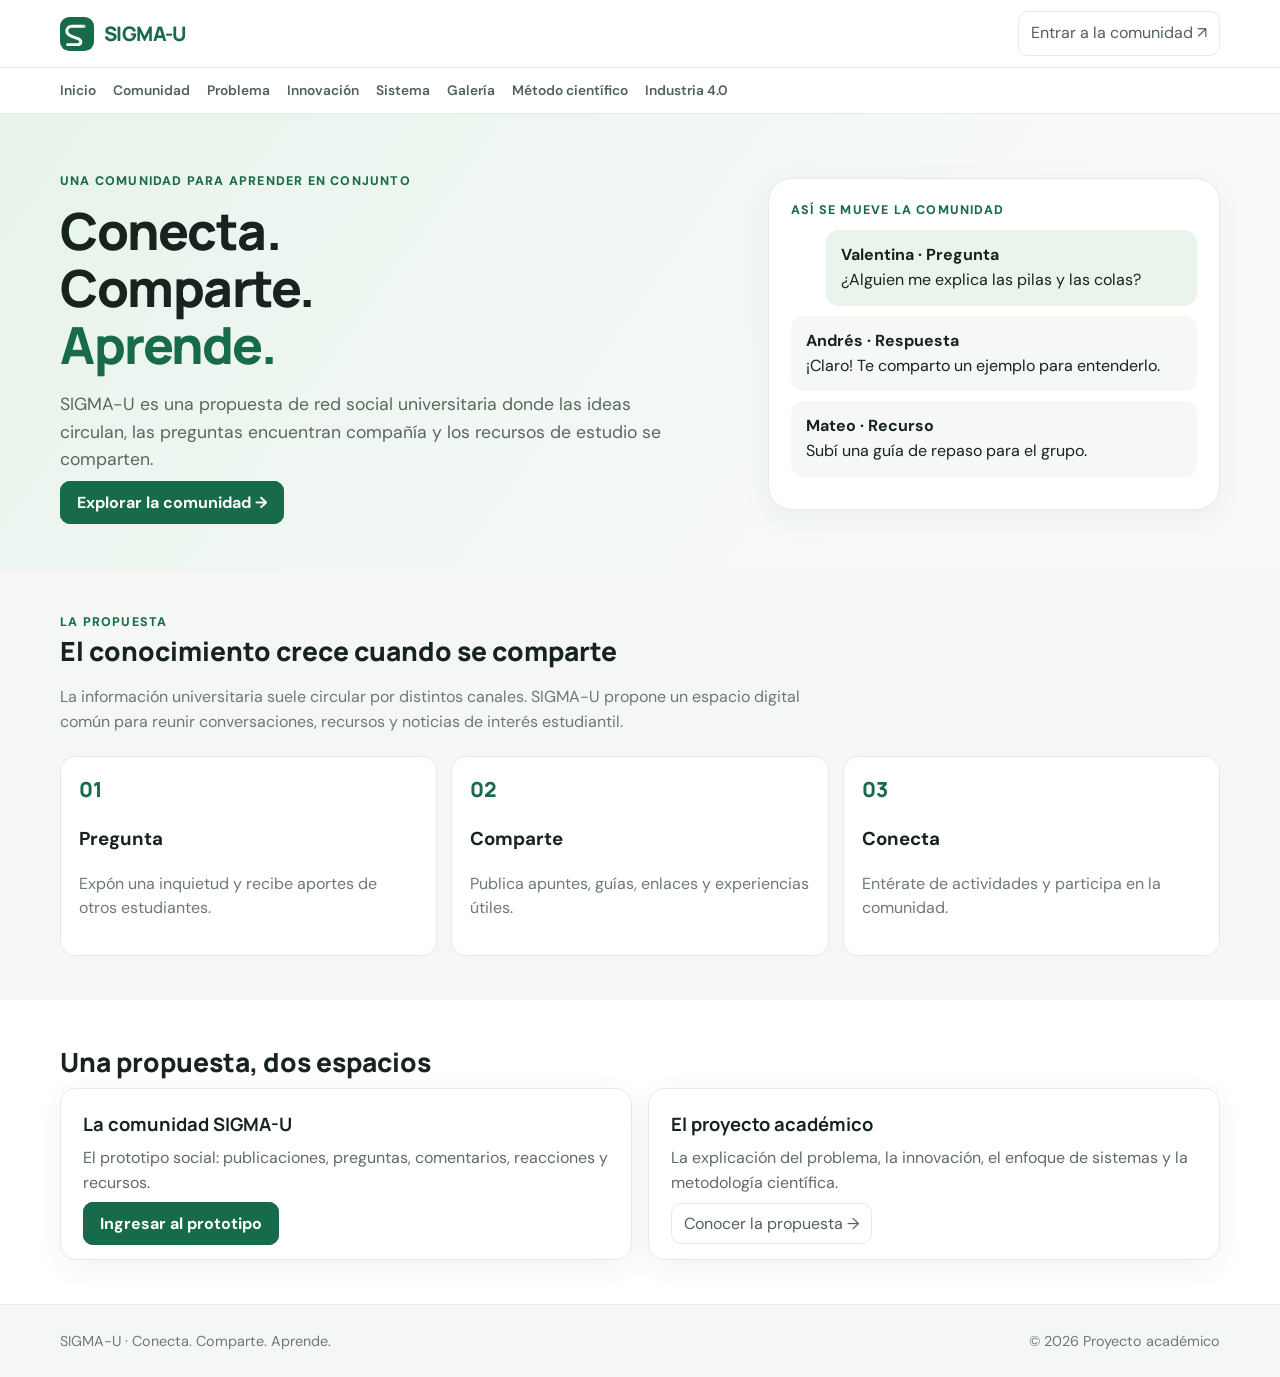
<file: index.html>
<!doctype html><html lang="es"><head><meta charset="utf-8"><meta name="viewport" content="width=device-width,initial-scale=1"><meta name="description" content="Presentación del proyecto SIGMA-U, comunidad colaborativa universitaria."><title>Inicio | SIGMA-U</title><link rel="icon" href="assets/img/sigma-mark.svg"><link rel="stylesheet" href="assets/css/styles.css"></head><body><header class="topbar"><div class="container topbar-inner"><a class="brand" href="index.html"><img src="assets/img/sigma-mark.svg" width="34" height="34" alt=""><span>SIGMA-U</span></a><div class="top-actions"><a class="soft-btn" href="comunidad.html">Entrar a la comunidad ↗</a></div></div></header><nav class="academic-nav"><div class="container"><a href="index.html" aria-current=page>Inicio</a><a href="comunidad.html" >Comunidad</a><a href="problema.html" >Problema</a><a href="innovacion.html" >Innovación</a><a href="sistema.html" >Sistema</a><a href="multimedia.html" >Galería</a><a href="metodo-cientifico.html" >Método científico</a><a href="industria40.html" >Industria 4.0</a></div></nav>
<section class="hero"><div class="container hero-inner"><div><div class="eyebrow">Una comunidad para aprender en conjunto</div><h1>Conecta.<br>Comparte.<br><span style="color:var(--green)">Aprende.</span></h1><p>SIGMA-U es una propuesta de red social universitaria donde las ideas circulan, las preguntas encuentran compañía y los recursos de estudio se comparten.</p><a class="primary" href="comunidad.html">Explorar la comunidad →</a></div><div class="hero-art"><div class="eyebrow">Así se mueve la comunidad</div><div class="bubble"><b>Valentina · Pregunta</b><br>¿Alguien me explica las pilas y las colas?</div><div class="bubble"><b>Andrés · Respuesta</b><br>¡Claro! Te comparto un ejemplo para entenderlo.</div><div class="bubble"><b>Mateo · Recurso</b><br>Subí una guía de repaso para el grupo.</div></div></div></section>
<section class="section"><div class="container"><div class="eyebrow">La propuesta</div><h2 class="section-title">El conocimiento crece cuando se comparte</h2><p class="muted" style="max-width:760px">La información universitaria suele circular por distintos canales. SIGMA-U propone un espacio digital común para reunir conversaciones, recursos y noticias de interés estudiantil.</p><div class="steps" style="margin-top:22px"><div class="step"><b>01</b><h3>Pregunta</h3><p class="muted">Expón una inquietud y recibe aportes de otros estudiantes.</p></div><div class="step"><b>02</b><h3>Comparte</h3><p class="muted">Publica apuntes, guías, enlaces y experiencias útiles.</p></div><div class="step"><b>03</b><h3>Conecta</h3><p class="muted">Entérate de actividades y participa en la comunidad.</p></div></div></div></section>
<section class="section" style="background:#fff"><div class="container"><h2 class="section-title">Una propuesta, dos espacios</h2><div class="content-grid"><div class="content-card"><h2>La comunidad SIGMA-U</h2><p>El prototipo social: publicaciones, preguntas, comentarios, reacciones y recursos.</p><p style="margin-top:16px"><a class="primary" href="comunidad.html">Ingresar al prototipo</a></p></div><div class="content-card"><h2>El proyecto académico</h2><p>La explicación del problema, la innovación, el enfoque de sistemas y la metodología científica.</p><p style="margin-top:16px"><a class="soft-btn" href="problema.html">Conocer la propuesta →</a></p></div></div></div></section>
<footer class="footer"><div class="container">SIGMA-U · Conecta. Comparte. Aprende. <span style="float:right">© <span id="year"></span> Proyecto académico</span></div></footer><script src="assets/js/main.js"></script></body></html>
</file>
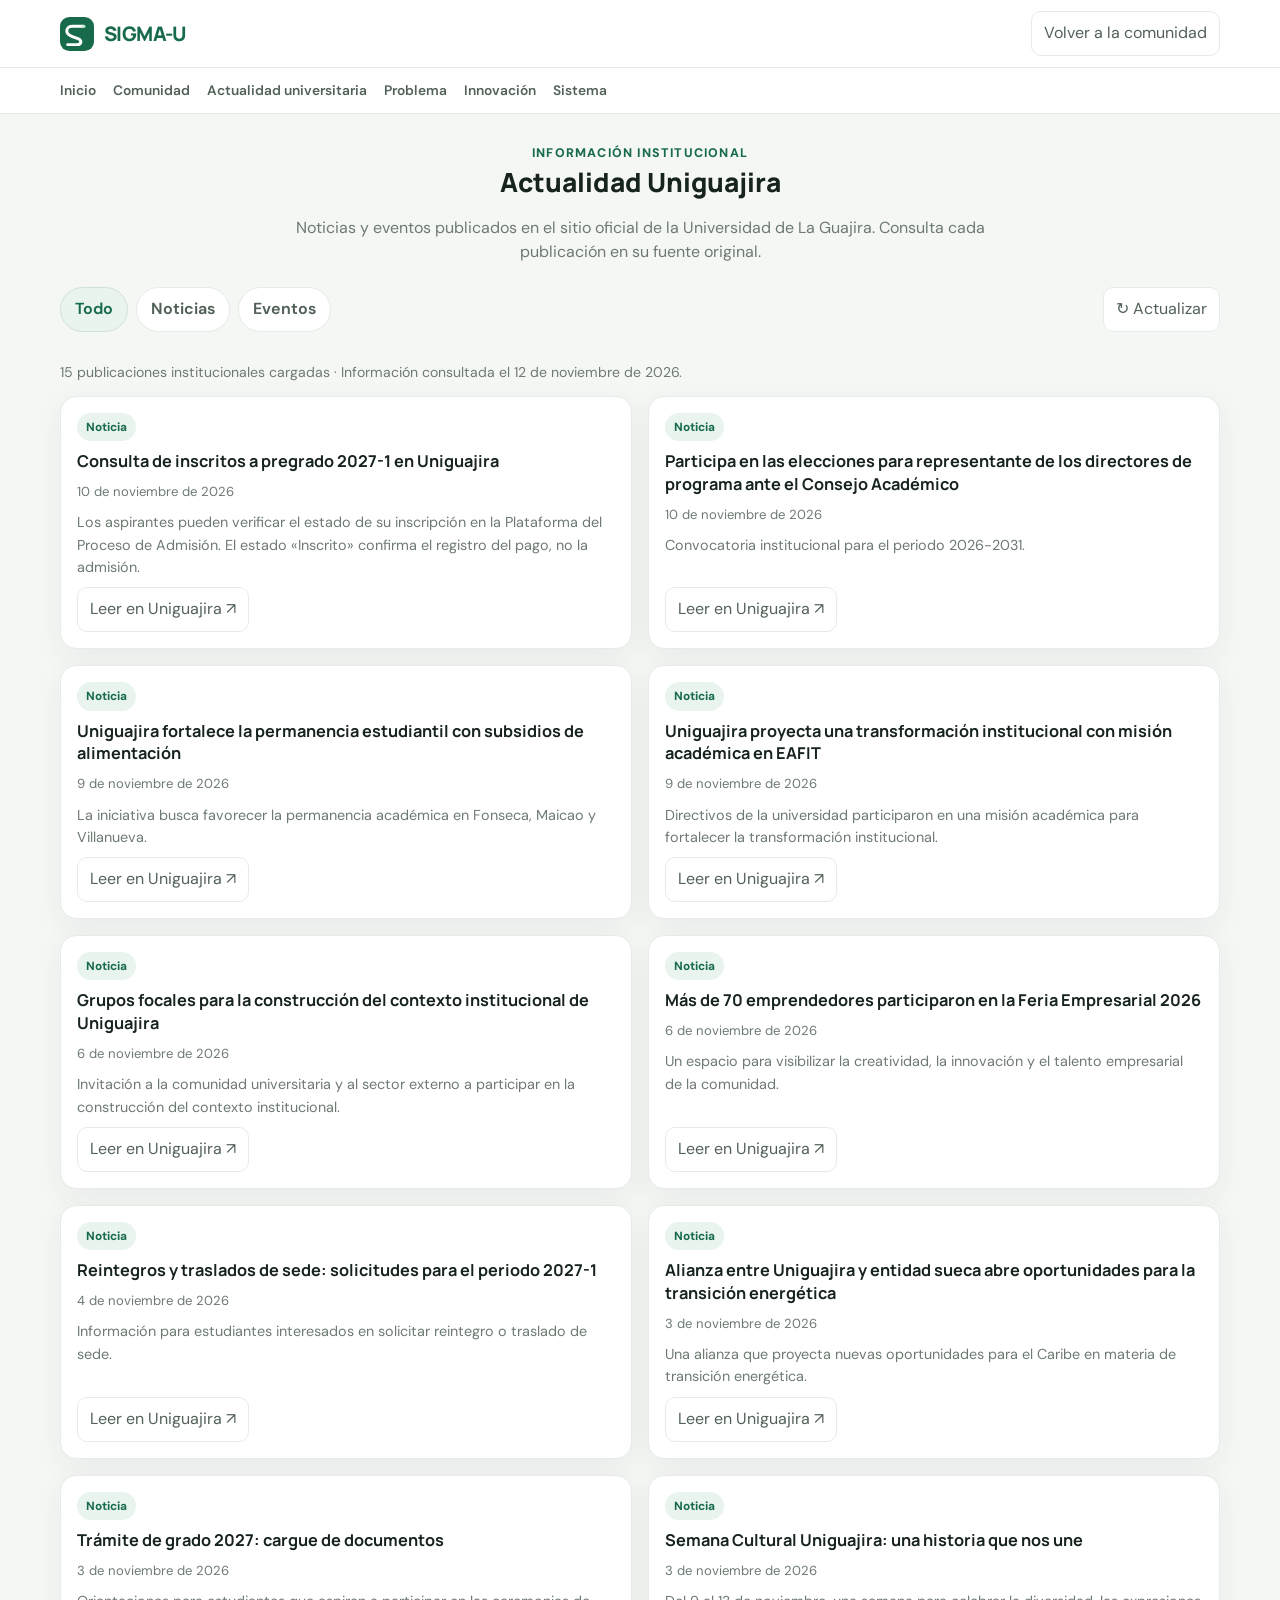
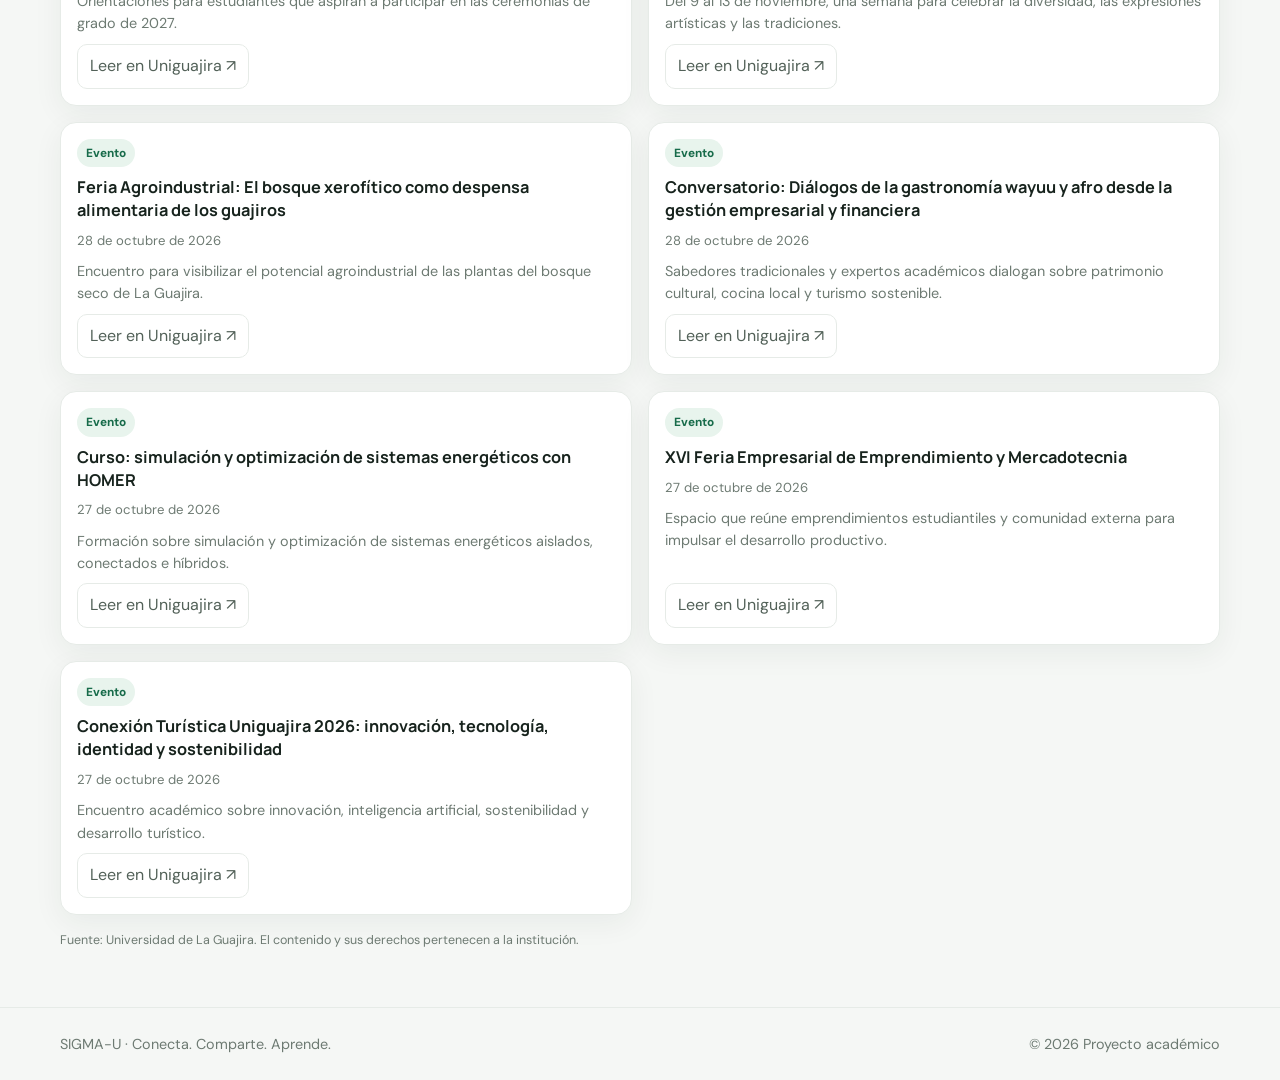
<file: actualidad.html>
<!doctype html>
<html lang="es">
<head>
  <meta charset="utf-8">
  <meta name="viewport" content="width=device-width,initial-scale=1">
  <meta name="description" content="Noticias y eventos oficiales de la Universidad de La Guajira en SIGMA-U.">
  <title>Actualidad Uniguajira | SIGMA-U</title>
  <link rel="icon" href="assets/img/sigma-mark.svg">
  <link rel="stylesheet" href="assets/css/styles.css">
</head>
<body>
<header class="topbar"><div class="container topbar-inner">
  <a class="brand" href="index.html"><img src="assets/img/sigma-mark.svg" width="34" height="34" alt=""><span>SIGMA-U</span></a>
  <div class="top-actions"><a class="soft-btn" href="comunidad.html">Volver a la comunidad</a></div>
</div></header>
<nav class="academic-nav"><div class="container">
  <a href="index.html">Inicio</a><a href="comunidad.html">Comunidad</a><a href="actualidad.html" aria-current="page">Actualidad universitaria</a>
  <a href="problema.html">Problema</a><a href="innovacion.html">Innovación</a><a href="sistema.html">Sistema</a>
</div></nav>
<main class="container" style="padding:30px 0 44px">
  <section class="actuality-intro">
    <div class="eyebrow">Información institucional</div>
    <h1 class="section-title">Actualidad Uniguajira</h1>
    <p class="muted">Noticias y eventos publicados en el sitio oficial de la Universidad de La Guajira. Consulta cada publicación en su fuente original.</p>
  </section>
  <div class="actuality-toolbar">
    <div class="actuality-filters" role="group" aria-label="Filtrar actualidad">
      <button class="actuality-filter active" type="button" data-filter="all">Todo</button>
      <button class="actuality-filter" type="button" data-filter="news">Noticias</button>
      <button class="actuality-filter" type="button" data-filter="events">Eventos</button>
    </div>
    <button class="soft-btn" id="refreshActuality" type="button">↻ Actualizar</button>
  </div>
  <div id="actualityStatus" class="actuality-status" role="status">Consultando el sitio oficial de Uniguajira…</div>
  <section id="actualityGrid" class="actuality-grid" aria-live="polite"></section>
  <p class="actuality-source">Fuente: <a href="https://uniguajira.edu.co/" target="_blank" rel="noopener">Universidad de La Guajira</a>. El contenido y sus derechos pertenecen a la institución.</p>
</main>
<footer class="footer"><div class="container">SIGMA-U · Conecta. Comparte. Aprende. <span style="float:right">© <span id="year"></span> Proyecto académico</span></div></footer>
<script src="assets/js/main.js"></script>
<script src="assets/js/uniguajira-feed.js"></script>
</body>
</html>
</file>
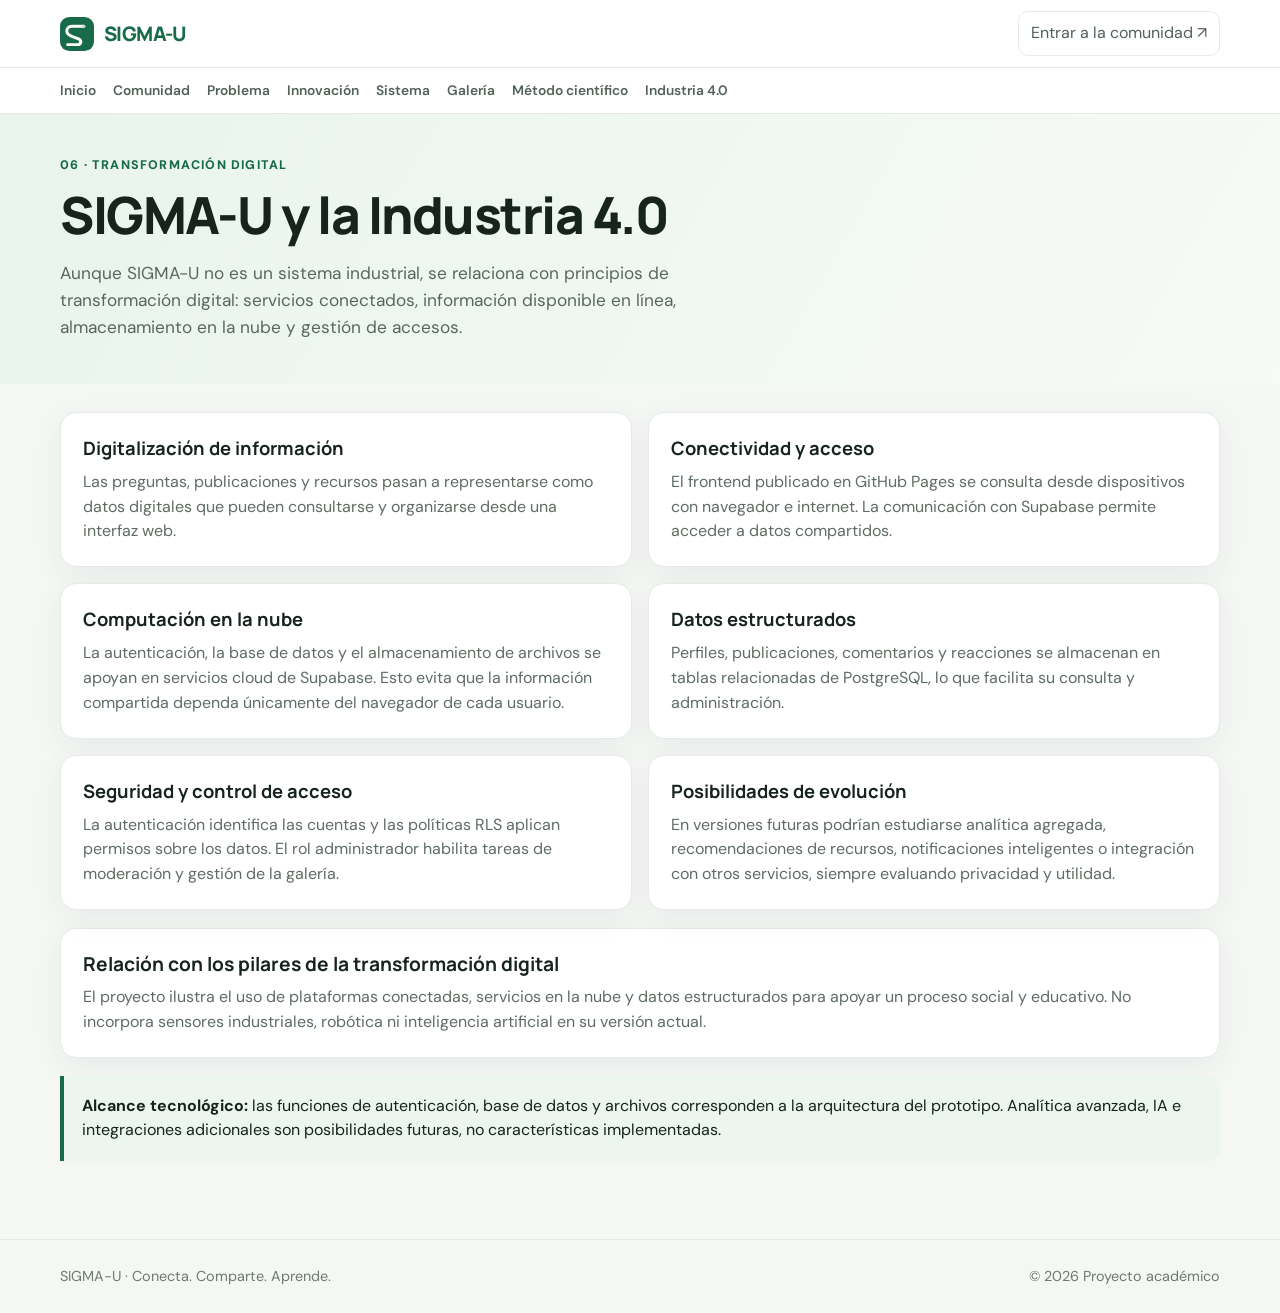
<file: industria40.html>
<!doctype html>
<html lang="es"><head><meta charset="utf-8"><meta name="viewport" content="width=device-width,initial-scale=1"><meta name="description" content="SIGMA-U y la Industria 4.0: contexto y desarrollo del proyecto SIGMA-U."><title>SIGMA-U y la Industria 4.0 | SIGMA-U</title><link rel="icon" href="assets/img/sigma-mark.svg"><link rel="stylesheet" href="assets/css/styles.css"></head><body>
<header class="topbar"><div class="container topbar-inner"><a class="brand" href="index.html"><img src="assets/img/sigma-mark.svg" width="34" height="34" alt=""><span>SIGMA-U</span></a><div class="top-actions"><a class="soft-btn" href="comunidad.html">Entrar a la comunidad ↗</a></div></div></header>
<nav class="academic-nav"><div class="container"><a href="index.html">Inicio</a><a href="comunidad.html">Comunidad</a><a href="problema.html">Problema</a><a href="innovacion.html">Innovación</a><a href="sistema.html">Sistema</a><a href="multimedia.html">Galería</a><a href="metodo-cientifico.html">Método científico</a><a href="industria40.html" aria-current="page">Industria 4.0</a></div></nav>
<section class="page-head"><div class="container"><div class="eyebrow">06 · Transformación digital</div><h1>SIGMA-U y la Industria 4.0</h1><p>Aunque SIGMA-U no es un sistema industrial, se relaciona con principios de transformación digital: servicios conectados, información disponible en línea, almacenamiento en la nube y gestión de accesos.</p></div></section>
<section class="content"><div class="container"><div class="content-grid"><article class="content-card"><h2>Digitalización de información</h2><p>Las preguntas, publicaciones y recursos pasan a representarse como datos digitales que pueden consultarse y organizarse desde una interfaz web.</p></article><article class="content-card"><h2>Conectividad y acceso</h2><p>El frontend publicado en GitHub Pages se consulta desde dispositivos con navegador e internet. La comunicación con Supabase permite acceder a datos compartidos.</p></article><article class="content-card"><h2>Computación en la nube</h2><p>La autenticación, la base de datos y el almacenamiento de archivos se apoyan en servicios cloud de Supabase. Esto evita que la información compartida dependa únicamente del navegador de cada usuario.</p></article><article class="content-card"><h2>Datos estructurados</h2><p>Perfiles, publicaciones, comentarios y reacciones se almacenan en tablas relacionadas de PostgreSQL, lo que facilita su consulta y administración.</p></article><article class="content-card"><h2>Seguridad y control de acceso</h2><p>La autenticación identifica las cuentas y las políticas RLS aplican permisos sobre los datos. El rol administrador habilita tareas de moderación y gestión de la galería.</p></article><article class="content-card"><h2>Posibilidades de evolución</h2><p>En versiones futuras podrían estudiarse analítica agregada, recomendaciones de recursos, notificaciones inteligentes o integración con otros servicios, siempre evaluando privacidad y utilidad.</p></article></div><section class="content-card section-card"><h2>Relación con los pilares de la transformación digital</h2><p>El proyecto ilustra el uso de plataformas conectadas, servicios en la nube y datos estructurados para apoyar un proceso social y educativo. No incorpora sensores industriales, robótica ni inteligencia artificial en su versión actual.</p></section><div class="callout"><b>Alcance tecnológico:</b> las funciones de autenticación, base de datos y archivos corresponden a la arquitectura del prototipo. Analítica avanzada, IA e integraciones adicionales son posibilidades futuras, no características implementadas.</div></div></section>
<footer class="footer"><div class="container">SIGMA-U · Conecta. Comparte. Aprende. <span style="float:right">© <span id="year"></span> Proyecto académico</span></div></footer><script src="assets/js/main.js"></script></body></html>
</file>
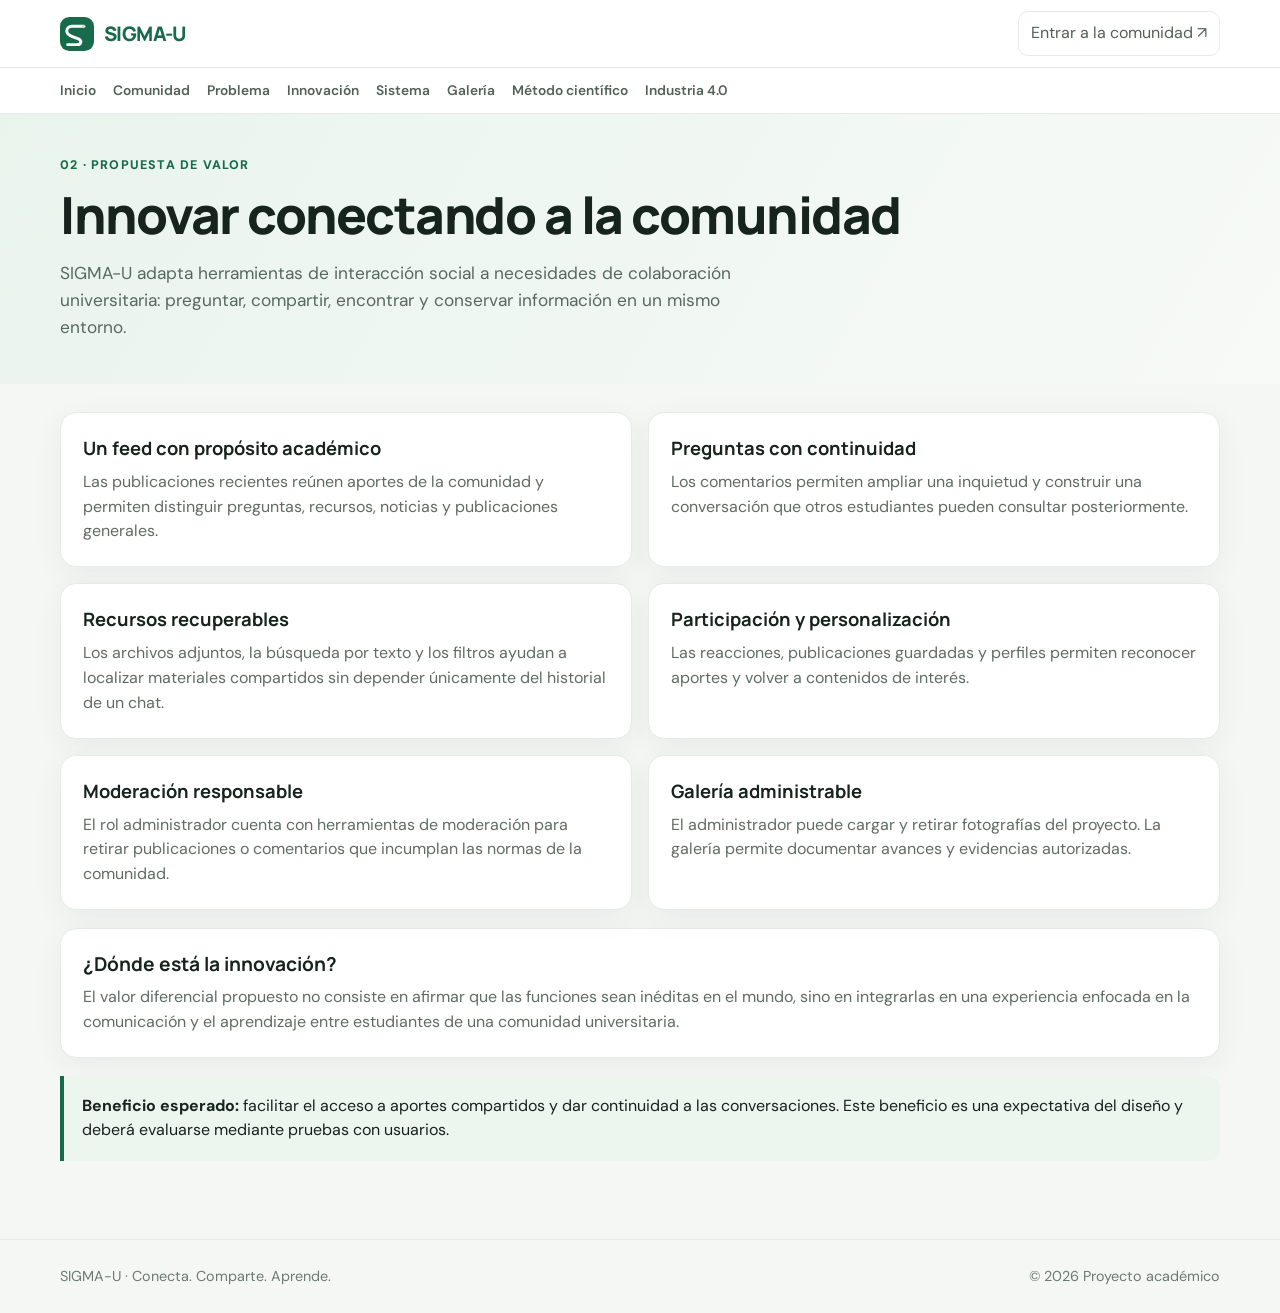
<file: innovacion.html>
<!doctype html>
<html lang="es"><head><meta charset="utf-8"><meta name="viewport" content="width=device-width,initial-scale=1"><meta name="description" content="Innovar conectando a la comunidad: contexto y desarrollo del proyecto SIGMA-U."><title>Innovar conectando a la comunidad | SIGMA-U</title><link rel="icon" href="assets/img/sigma-mark.svg"><link rel="stylesheet" href="assets/css/styles.css"></head><body>
<header class="topbar"><div class="container topbar-inner"><a class="brand" href="index.html"><img src="assets/img/sigma-mark.svg" width="34" height="34" alt=""><span>SIGMA-U</span></a><div class="top-actions"><a class="soft-btn" href="comunidad.html">Entrar a la comunidad ↗</a></div></div></header>
<nav class="academic-nav"><div class="container"><a href="index.html">Inicio</a><a href="comunidad.html">Comunidad</a><a href="problema.html">Problema</a><a href="innovacion.html" aria-current="page">Innovación</a><a href="sistema.html">Sistema</a><a href="multimedia.html">Galería</a><a href="metodo-cientifico.html">Método científico</a><a href="industria40.html">Industria 4.0</a></div></nav>
<section class="page-head"><div class="container"><div class="eyebrow">02 · Propuesta de valor</div><h1>Innovar conectando a la comunidad</h1><p>SIGMA-U adapta herramientas de interacción social a necesidades de colaboración universitaria: preguntar, compartir, encontrar y conservar información en un mismo entorno.</p></div></section>
<section class="content"><div class="container"><div class="content-grid"><article class="content-card"><h2>Un feed con propósito académico</h2><p>Las publicaciones recientes reúnen aportes de la comunidad y permiten distinguir preguntas, recursos, noticias y publicaciones generales.</p></article><article class="content-card"><h2>Preguntas con continuidad</h2><p>Los comentarios permiten ampliar una inquietud y construir una conversación que otros estudiantes pueden consultar posteriormente.</p></article><article class="content-card"><h2>Recursos recuperables</h2><p>Los archivos adjuntos, la búsqueda por texto y los filtros ayudan a localizar materiales compartidos sin depender únicamente del historial de un chat.</p></article><article class="content-card"><h2>Participación y personalización</h2><p>Las reacciones, publicaciones guardadas y perfiles permiten reconocer aportes y volver a contenidos de interés.</p></article><article class="content-card"><h2>Moderación responsable</h2><p>El rol administrador cuenta con herramientas de moderación para retirar publicaciones o comentarios que incumplan las normas de la comunidad.</p></article><article class="content-card"><h2>Galería administrable</h2><p>El administrador puede cargar y retirar fotografías del proyecto. La galería permite documentar avances y evidencias autorizadas.</p></article></div><section class="content-card section-card"><h2>¿Dónde está la innovación?</h2><p>El valor diferencial propuesto no consiste en afirmar que las funciones sean inéditas en el mundo, sino en integrarlas en una experiencia enfocada en la comunicación y el aprendizaje entre estudiantes de una comunidad universitaria.</p></section><div class="callout"><b>Beneficio esperado:</b> facilitar el acceso a aportes compartidos y dar continuidad a las conversaciones. Este beneficio es una expectativa del diseño y deberá evaluarse mediante pruebas con usuarios.</div></div></section>
<footer class="footer"><div class="container">SIGMA-U · Conecta. Comparte. Aprende. <span style="float:right">© <span id="year"></span> Proyecto académico</span></div></footer><script src="assets/js/main.js"></script></body></html>
</file>
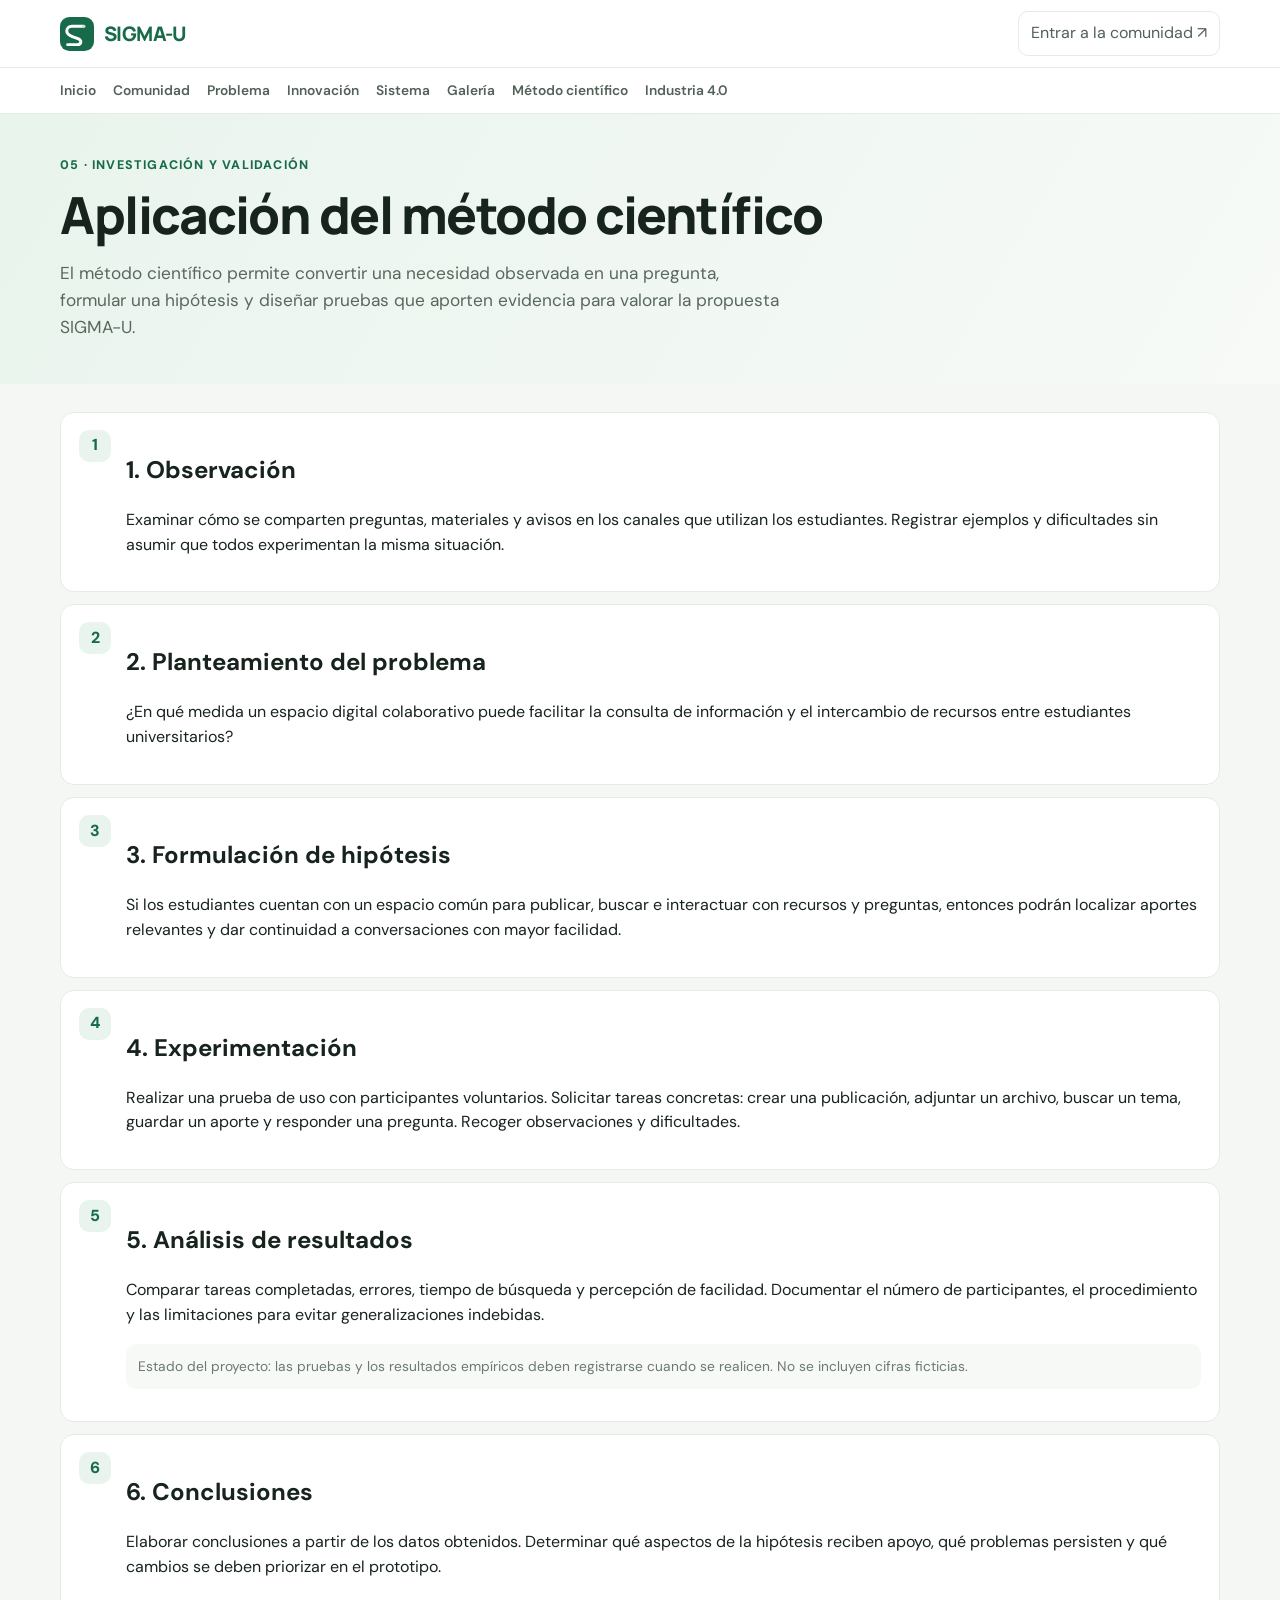
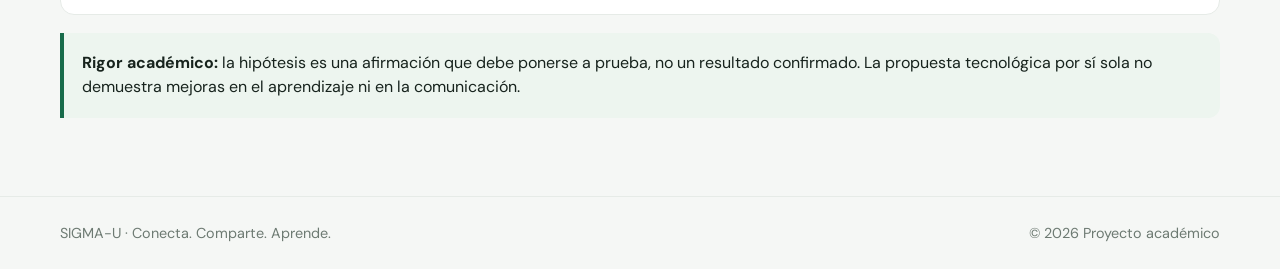
<file: metodo-cientifico.html>
<!doctype html>
<html lang="es"><head><meta charset="utf-8"><meta name="viewport" content="width=device-width,initial-scale=1"><meta name="description" content="Aplicación del método científico: contexto y desarrollo del proyecto SIGMA-U."><title>Aplicación del método científico | SIGMA-U</title><link rel="icon" href="assets/img/sigma-mark.svg"><link rel="stylesheet" href="assets/css/styles.css"></head><body>
<header class="topbar"><div class="container topbar-inner"><a class="brand" href="index.html"><img src="assets/img/sigma-mark.svg" width="34" height="34" alt=""><span>SIGMA-U</span></a><div class="top-actions"><a class="soft-btn" href="comunidad.html">Entrar a la comunidad ↗</a></div></div></header>
<nav class="academic-nav"><div class="container"><a href="index.html">Inicio</a><a href="comunidad.html">Comunidad</a><a href="problema.html">Problema</a><a href="innovacion.html">Innovación</a><a href="sistema.html">Sistema</a><a href="multimedia.html">Galería</a><a href="metodo-cientifico.html" aria-current="page">Método científico</a><a href="industria40.html">Industria 4.0</a></div></nav>
<section class="page-head"><div class="container"><div class="eyebrow">05 · Investigación y validación</div><h1>Aplicación del método científico</h1><p>El método científico permite convertir una necesidad observada en una pregunta, formular una hipótesis y diseñar pruebas que aporten evidencia para valorar la propuesta SIGMA-U.</p></div></section>
<section class="content"><div class="container"><div class="method-list"><div class="method-item"><h2>1. Observación</h2><p>Examinar cómo se comparten preguntas, materiales y avisos en los canales que utilizan los estudiantes. Registrar ejemplos y dificultades sin asumir que todos experimentan la misma situación.</p></div><div class="method-item"><h2>2. Planteamiento del problema</h2><p>¿En qué medida un espacio digital colaborativo puede facilitar la consulta de información y el intercambio de recursos entre estudiantes universitarios?</p></div><div class="method-item"><h2>3. Formulación de hipótesis</h2><p>Si los estudiantes cuentan con un espacio común para publicar, buscar e interactuar con recursos y preguntas, entonces podrán localizar aportes relevantes y dar continuidad a conversaciones con mayor facilidad.</p></div><div class="method-item"><h2>4. Experimentación</h2><p>Realizar una prueba de uso con participantes voluntarios. Solicitar tareas concretas: crear una publicación, adjuntar un archivo, buscar un tema, guardar un aporte y responder una pregunta. Recoger observaciones y dificultades.</p></div><div class="method-item"><h2>5. Análisis de resultados</h2><p>Comparar tareas completadas, errores, tiempo de búsqueda y percepción de facilidad. Documentar el número de participantes, el procedimiento y las limitaciones para evitar generalizaciones indebidas.</p><p class="notice">Estado del proyecto: las pruebas y los resultados empíricos deben registrarse cuando se realicen. No se incluyen cifras ficticias.</p></div><div class="method-item"><h2>6. Conclusiones</h2><p>Elaborar conclusiones a partir de los datos obtenidos. Determinar qué aspectos de la hipótesis reciben apoyo, qué problemas persisten y qué cambios se deben priorizar en el prototipo.</p></div></div><div class="callout"><b>Rigor académico:</b> la hipótesis es una afirmación que debe ponerse a prueba, no un resultado confirmado. La propuesta tecnológica por sí sola no demuestra mejoras en el aprendizaje ni en la comunicación.</div></div></section>
<footer class="footer"><div class="container">SIGMA-U · Conecta. Comparte. Aprende. <span style="float:right">© <span id="year"></span> Proyecto académico</span></div></footer><script src="assets/js/main.js"></script></body></html>
</file>
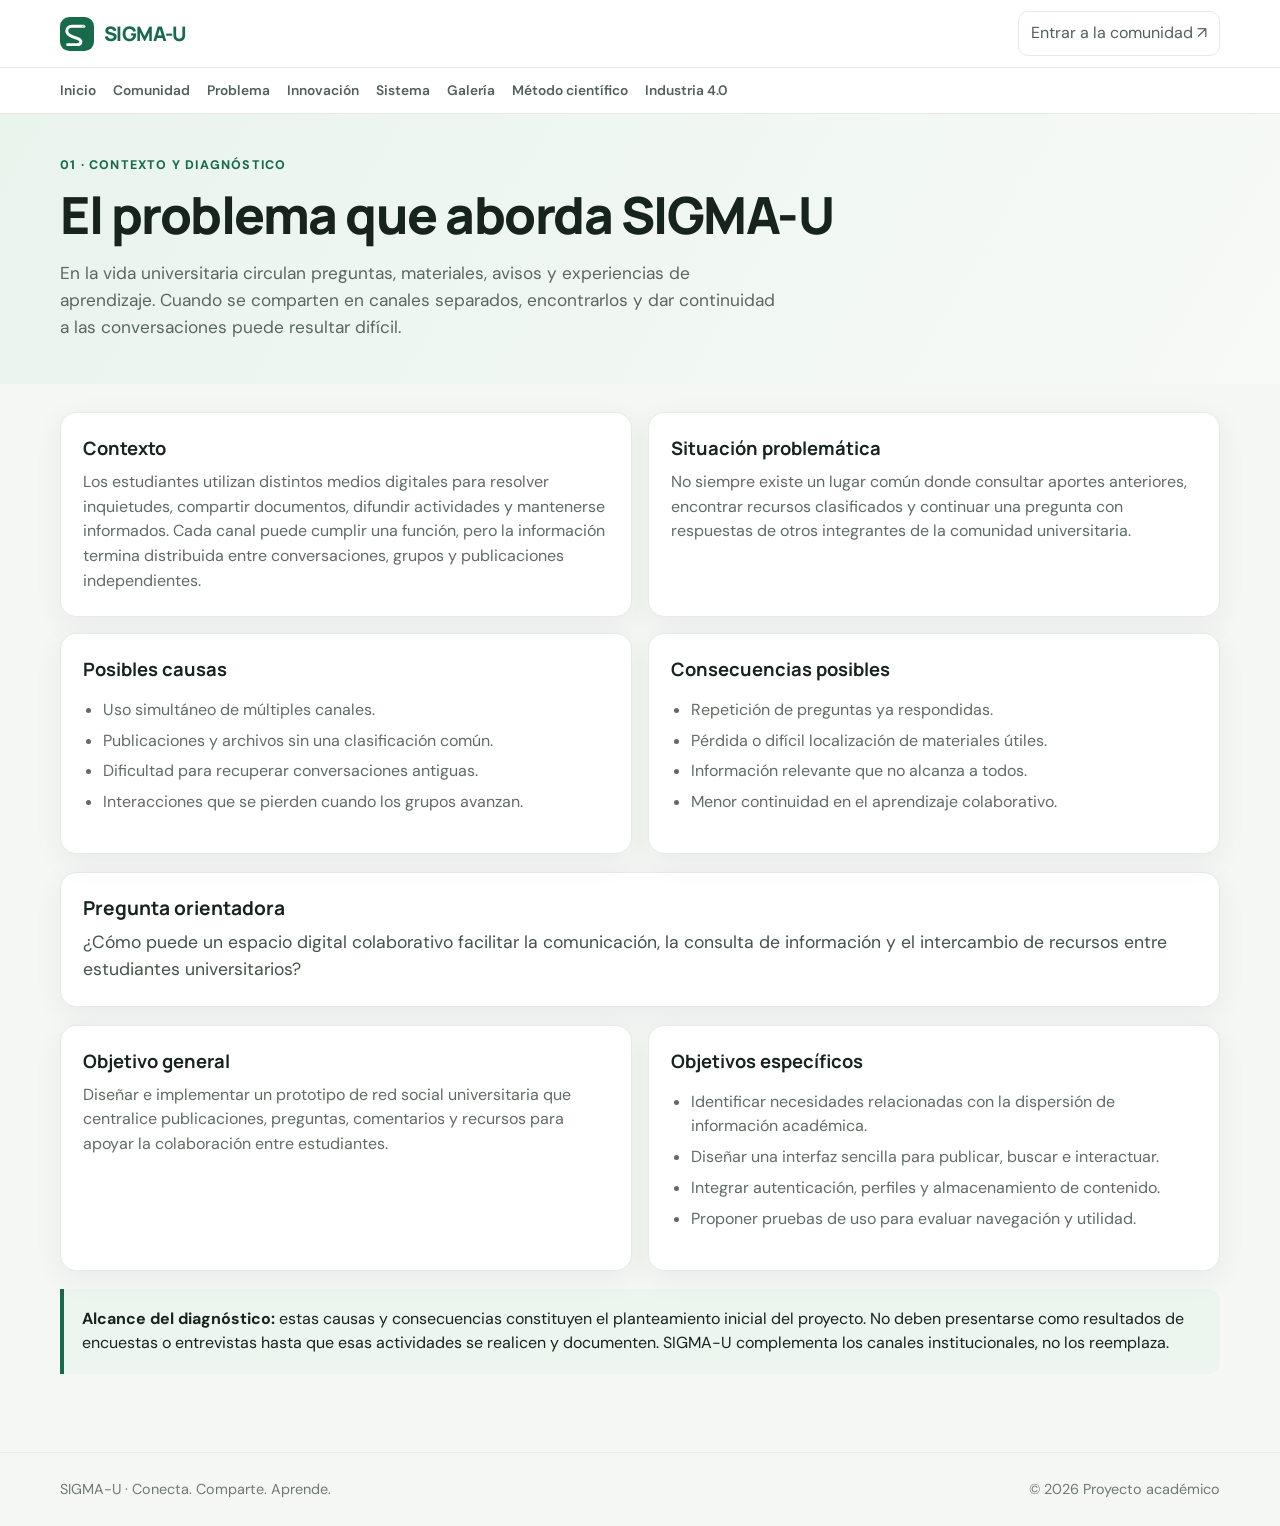
<file: problema.html>
<!doctype html>
<html lang="es"><head><meta charset="utf-8"><meta name="viewport" content="width=device-width,initial-scale=1"><meta name="description" content="El problema que aborda SIGMA-U: contexto y desarrollo del proyecto SIGMA-U."><title>El problema que aborda SIGMA-U | SIGMA-U</title><link rel="icon" href="assets/img/sigma-mark.svg"><link rel="stylesheet" href="assets/css/styles.css"></head><body>
<header class="topbar"><div class="container topbar-inner"><a class="brand" href="index.html"><img src="assets/img/sigma-mark.svg" width="34" height="34" alt=""><span>SIGMA-U</span></a><div class="top-actions"><a class="soft-btn" href="comunidad.html">Entrar a la comunidad ↗</a></div></div></header>
<nav class="academic-nav"><div class="container"><a href="index.html">Inicio</a><a href="comunidad.html">Comunidad</a><a href="problema.html" aria-current="page">Problema</a><a href="innovacion.html">Innovación</a><a href="sistema.html">Sistema</a><a href="multimedia.html">Galería</a><a href="metodo-cientifico.html">Método científico</a><a href="industria40.html">Industria 4.0</a></div></nav>
<section class="page-head"><div class="container"><div class="eyebrow">01 · Contexto y diagnóstico</div><h1>El problema que aborda SIGMA-U</h1><p>En la vida universitaria circulan preguntas, materiales, avisos y experiencias de aprendizaje. Cuando se comparten en canales separados, encontrarlos y dar continuidad a las conversaciones puede resultar difícil.</p></div></section>
<section class="content"><div class="container"><div class="content-grid"><article class="content-card"><h2>Contexto</h2><p>Los estudiantes utilizan distintos medios digitales para resolver inquietudes, compartir documentos, difundir actividades y mantenerse informados. Cada canal puede cumplir una función, pero la información termina distribuida entre conversaciones, grupos y publicaciones independientes.</p></article><article class="content-card"><h2>Situación problemática</h2><p>No siempre existe un lugar común donde consultar aportes anteriores, encontrar recursos clasificados y continuar una pregunta con respuestas de otros integrantes de la comunidad universitaria.</p></article><article class="content-card"><h2>Posibles causas</h2><ul><li>Uso simultáneo de múltiples canales.</li><li>Publicaciones y archivos sin una clasificación común.</li><li>Dificultad para recuperar conversaciones antiguas.</li><li>Interacciones que se pierden cuando los grupos avanzan.</li></ul></article><article class="content-card"><h2>Consecuencias posibles</h2><ul><li>Repetición de preguntas ya respondidas.</li><li>Pérdida o difícil localización de materiales útiles.</li><li>Información relevante que no alcanza a todos.</li><li>Menor continuidad en el aprendizaje colaborativo.</li></ul></article></div><section class="content-card section-card"><h2>Pregunta orientadora</h2><p class="lead">¿Cómo puede un espacio digital colaborativo facilitar la comunicación, la consulta de información y el intercambio de recursos entre estudiantes universitarios?</p></section><div class="content-grid"><article class="content-card"><h2>Objetivo general</h2><p>Diseñar e implementar un prototipo de red social universitaria que centralice publicaciones, preguntas, comentarios y recursos para apoyar la colaboración entre estudiantes.</p></article><article class="content-card"><h2>Objetivos específicos</h2><ul><li>Identificar necesidades relacionadas con la dispersión de información académica.</li><li>Diseñar una interfaz sencilla para publicar, buscar e interactuar.</li><li>Integrar autenticación, perfiles y almacenamiento de contenido.</li><li>Proponer pruebas de uso para evaluar navegación y utilidad.</li></ul></article></div><div class="callout"><b>Alcance del diagnóstico:</b> estas causas y consecuencias constituyen el planteamiento inicial del proyecto. No deben presentarse como resultados de encuestas o entrevistas hasta que esas actividades se realicen y documenten. SIGMA-U complementa los canales institucionales, no los reemplaza.</div></div></section>
<footer class="footer"><div class="container">SIGMA-U · Conecta. Comparte. Aprende. <span style="float:right">© <span id="year"></span> Proyecto académico</span></div></footer><script src="assets/js/main.js"></script></body></html>
</file>
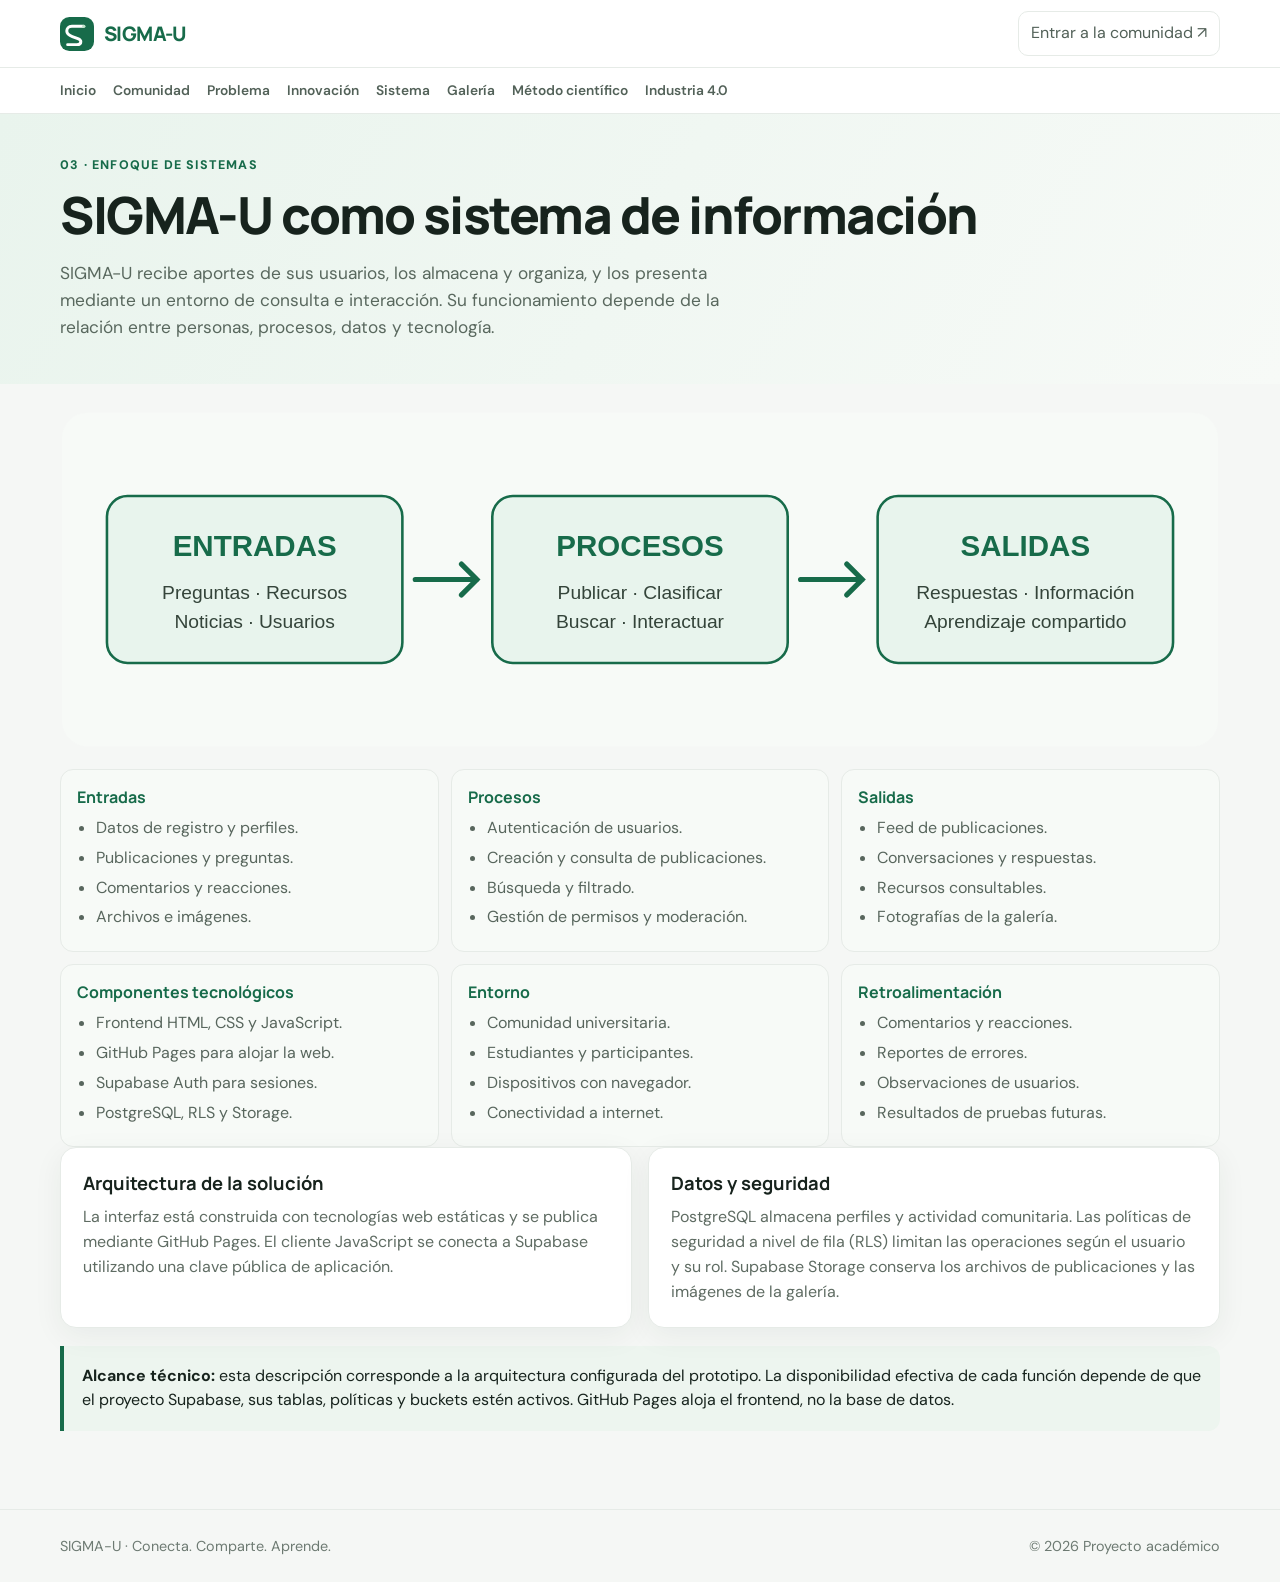
<file: sistema.html>
<!doctype html>
<html lang="es"><head><meta charset="utf-8"><meta name="viewport" content="width=device-width,initial-scale=1"><meta name="description" content="SIGMA-U como sistema de información: contexto y desarrollo del proyecto SIGMA-U."><title>SIGMA-U como sistema de información | SIGMA-U</title><link rel="icon" href="assets/img/sigma-mark.svg"><link rel="stylesheet" href="assets/css/styles.css"></head><body>
<header class="topbar"><div class="container topbar-inner"><a class="brand" href="index.html"><img src="assets/img/sigma-mark.svg" width="34" height="34" alt=""><span>SIGMA-U</span></a><div class="top-actions"><a class="soft-btn" href="comunidad.html">Entrar a la comunidad ↗</a></div></div></header>
<nav class="academic-nav"><div class="container"><a href="index.html">Inicio</a><a href="comunidad.html">Comunidad</a><a href="problema.html">Problema</a><a href="innovacion.html">Innovación</a><a href="sistema.html" aria-current="page">Sistema</a><a href="multimedia.html">Galería</a><a href="metodo-cientifico.html">Método científico</a><a href="industria40.html">Industria 4.0</a></div></nav>
<section class="page-head"><div class="container"><div class="eyebrow">03 · Enfoque de sistemas</div><h1>SIGMA-U como sistema de información</h1><p>SIGMA-U recibe aportes de sus usuarios, los almacena y organiza, y los presenta mediante un entorno de consulta e interacción. Su funcionamiento depende de la relación entre personas, procesos, datos y tecnología.</p></div></section>
<section class="content"><div class="container"><img src="assets/img/system-flow.svg" alt="Diagrama conceptual de entradas, procesos y salidas de SIGMA-U" class="system-diagram"><div class="system-flow"><div class="flow-box"><h3>Entradas</h3><ul><li>Datos de registro y perfiles.</li><li>Publicaciones y preguntas.</li><li>Comentarios y reacciones.</li><li>Archivos e imágenes.</li></ul></div><div class="flow-box"><h3>Procesos</h3><ul><li>Autenticación de usuarios.</li><li>Creación y consulta de publicaciones.</li><li>Búsqueda y filtrado.</li><li>Gestión de permisos y moderación.</li></ul></div><div class="flow-box"><h3>Salidas</h3><ul><li>Feed de publicaciones.</li><li>Conversaciones y respuestas.</li><li>Recursos consultables.</li><li>Fotografías de la galería.</li></ul></div><div class="flow-box"><h3>Componentes tecnológicos</h3><ul><li>Frontend HTML, CSS y JavaScript.</li><li>GitHub Pages para alojar la web.</li><li>Supabase Auth para sesiones.</li><li>PostgreSQL, RLS y Storage.</li></ul></div><div class="flow-box"><h3>Entorno</h3><ul><li>Comunidad universitaria.</li><li>Estudiantes y participantes.</li><li>Dispositivos con navegador.</li><li>Conectividad a internet.</li></ul></div><div class="flow-box"><h3>Retroalimentación</h3><ul><li>Comentarios y reacciones.</li><li>Reportes de errores.</li><li>Observaciones de usuarios.</li><li>Resultados de pruebas futuras.</li></ul></div></div><div class="content-grid"><article class="content-card"><h2>Arquitectura de la solución</h2><p>La interfaz está construida con tecnologías web estáticas y se publica mediante GitHub Pages. El cliente JavaScript se conecta a Supabase utilizando una clave pública de aplicación.</p></article><article class="content-card"><h2>Datos y seguridad</h2><p>PostgreSQL almacena perfiles y actividad comunitaria. Las políticas de seguridad a nivel de fila (RLS) limitan las operaciones según el usuario y su rol. Supabase Storage conserva los archivos de publicaciones y las imágenes de la galería.</p></article></div><div class="callout"><b>Alcance técnico:</b> esta descripción corresponde a la arquitectura configurada del prototipo. La disponibilidad efectiva de cada función depende de que el proyecto Supabase, sus tablas, políticas y buckets estén activos. GitHub Pages aloja el frontend, no la base de datos.</div></div></section>
<footer class="footer"><div class="container">SIGMA-U · Conecta. Comparte. Aprende. <span style="float:right">© <span id="year"></span> Proyecto académico</span></div></footer><script src="assets/js/main.js"></script></body></html>
</file>
<file: assets/css/styles.css>
@import url('https://fonts.googleapis.com/css2?family=DM+Sans:wght@400;500;600;700&family=Manrope:wght@500;600;700;800&display=swap');
:root{--green:#176b4a;--green2:#e8f4ed;--ink:#17231d;--muted:#6d7a72;--line:#e6ebe7;--bg:#f5f7f5;--white:#fff;--amber:#f4b740;--shadow:0 8px 30px rgba(22,50,35,.06)}
*{box-sizing:border-box}html{scroll-behavior:smooth}body{margin:0;background:var(--bg);color:var(--ink);font-family:'DM Sans',sans-serif;line-height:1.55}a{color:inherit;text-decoration:none}button,input,textarea,select{font:inherit}button{cursor:pointer}.container{width:min(1160px,calc(100% - 36px));margin:auto}.topbar{height:68px;background:#fff;border-bottom:1px solid var(--line);position:sticky;top:0;z-index:20}.topbar-inner{height:100%;display:flex;align-items:center;gap:24px}.brand{display:flex;align-items:center;gap:10px;font:800 1.25rem Manrope,sans-serif;letter-spacing:-.6px;color:var(--green)}.brand-mark{width:34px;height:34px;border-radius:11px;background:var(--green);color:#fff;display:grid;place-items:center;font-weight:800}.search{flex:1;max-width:470px;position:relative}.search input{width:100%;border:1px solid var(--line);background:#f7f9f7;border-radius:12px;padding:11px 14px 11px 40px;outline:none}.search:before{content:'⌕';position:absolute;left:14px;top:5px;font-size:24px;color:var(--muted)}.top-actions{margin-left:auto;display:flex;align-items:center;gap:12px}.icon-btn{border:1px solid var(--line);background:#fff;border-radius:11px;width:40px;height:40px;color:#526158}.avatar{width:36px;height:36px;border-radius:50%;display:grid;place-items:center;background:#dcece2;color:var(--green);font-weight:700}.layout{display:grid;grid-template-columns:205px minmax(0,1fr) 245px;gap:22px;padding:26px 0}.side{position:sticky;top:92px;align-self:start}.side-nav{background:#fff;border:1px solid var(--line);border-radius:16px;padding:10px}.nav-link{display:flex;align-items:center;gap:12px;padding:11px 12px;border-radius:10px;color:#526158;font-weight:600;font-size:.94rem}.nav-link:hover,.nav-link.active{background:var(--green2);color:var(--green)}.side-note,.panel,.post,.composer,.hero-card,.content-card{background:#fff;border:1px solid var(--line);border-radius:16px;box-shadow:var(--shadow)}.side-note{margin-top:14px;padding:16px;font-size:.88rem;color:var(--muted)}.side-note strong{color:var(--ink);display:block;margin-bottom:5px}.feed{min-width:0}.composer{padding:17px;margin-bottom:16px}.composer-head{display:flex;gap:12px;align-items:center}.composer textarea{resize:vertical;min-height:62px;flex:1;border:0;background:#f6f8f6;border-radius:12px;padding:13px;outline:none}.composer-tools{display:flex;align-items:center;gap:8px;margin-top:12px;flex-wrap:wrap}.select,.soft-btn{border:1px solid var(--line);background:#fff;border-radius:10px;padding:9px 12px;color:#526158}.primary{background:var(--green);color:#fff;border:1px solid var(--green);border-radius:10px;padding:10px 16px;font-weight:700}.primary:hover{background:#10583c}.composer-tools .primary{margin-left:auto}.post{padding:18px;margin-bottom:14px}.post-head{display:flex;align-items:center;gap:10px}.post-author{font-weight:700}.post-meta{font-size:.82rem;color:var(--muted)}.post-type{margin-left:auto;background:#edf5ef;color:var(--green);font-size:.75rem;font-weight:700;padding:5px 9px;border-radius:20px}.post-body{margin:14px 0 12px;white-space:pre-wrap}.post-title{font:700 1.06rem Manrope,sans-serif;margin:12px 0 4px}.post-attachment{border:1px solid var(--line);background:#f8faf8;border-radius:12px;padding:13px;display:flex;gap:12px;align-items:center;margin:12px 0}.file-icon{width:40px;height:44px;border-radius:9px;background:#e8f4ed;color:var(--green);display:grid;place-items:center;font-weight:800}.post-actions{display:flex;gap:7px;border-top:1px solid var(--line);padding-top:11px;flex-wrap:wrap}.action{border:0;background:transparent;color:#68766d;padding:7px 10px;border-radius:9px}.action:hover,.action.active{background:var(--green2);color:var(--green)}.comments{margin-top:12px;border-top:1px solid var(--line);padding-top:12px}.comment{font-size:.9rem;margin:8px 0;color:#4d5b52}.comment strong{color:var(--ink)}.comment-form{display:flex;gap:8px;margin-top:10px}.comment-form input{min-width:0;flex:1;border:1px solid var(--line);border-radius:9px;padding:9px 11px}.right-panel{padding:16px;margin-bottom:14px}.panel-title{font:700 .95rem Manrope,sans-serif;margin:0 0 12px}.trend{padding:9px 0;border-bottom:1px solid #f0f2f0}.trend:last-child{border:0}.trend small{display:block;color:var(--muted)}.tag{display:inline-block;background:#f1f5f2;color:#4c6354;border-radius:20px;padding:5px 9px;font-size:.78rem;margin:3px}.empty{text-align:center;padding:35px 15px;color:var(--muted)}.page-head{padding:42px 0 26px;background:linear-gradient(120deg,#e9f4ed,#f7faf7)}.eyebrow{color:var(--green);font-size:.78rem;font-weight:800;letter-spacing:1.2px;text-transform:uppercase}.page-head h1,.hero h1{font:800 clamp(2rem,4vw,3.2rem)/1.12 Manrope,sans-serif;letter-spacing:-1.5px;margin:10px 0}.page-head p{max-width:720px;color:#59685e;font-size:1.08rem}.content{padding:28px 0 60px}.content-grid{display:grid;grid-template-columns:repeat(2,minmax(0,1fr));gap:16px}.content-card{padding:22px}.content-card h2{font:700 1.15rem Manrope,sans-serif;margin:0 0 9px}.content-card p{color:#5f6c63;margin:0}.hero{padding:58px 0 54px;background:linear-gradient(125deg,#e7f3eb 0%,#f8faf8 72%)}.hero-inner{display:grid;grid-template-columns:1.2fr .8fr;gap:30px;align-items:center}.hero p{font-size:1.1rem;color:#59685e;max-width:640px}.hero-art{background:#fff;border:1px solid var(--line);border-radius:24px;padding:22px;box-shadow:var(--shadow)}.bubble{padding:13px 15px;background:#f5f8f5;border-radius:13px;margin:10px 0}.bubble:nth-child(2){margin-left:35px;background:#eaf4ed}.section{padding:44px 0}.section-title{font:800 1.65rem Manrope,sans-serif;margin:0 0 8px}.muted{color:var(--muted)}.steps{display:grid;grid-template-columns:repeat(3,1fr);gap:14px}.step{background:#fff;border:1px solid var(--line);border-radius:15px;padding:18px}.step b{color:var(--green);font:800 1.3rem Manrope}.footer{border-top:1px solid var(--line);padding:25px 0;color:var(--muted);font-size:.9rem}.academic-nav{background:#fff;border-bottom:1px solid var(--line)}.academic-nav .container{display:flex;gap:17px;overflow:auto;padding:12px 0}.academic-nav a{white-space:nowrap;font-size:.86rem;color:#526158;font-weight:600}.academic-nav a:hover{color:var(--green)}.callout{padding:18px;border-left:4px solid var(--green);background:#edf5ef;border-radius:0 12px 12px 0;margin:18px 0}.system-flow{display:grid;grid-template-columns:repeat(3,1fr);gap:12px}.flow-box{background:#f7faf7;border:1px solid var(--line);border-radius:13px;padding:16px}.flow-box h3{margin:0 0 8px;color:var(--green);font:700 1rem Manrope}.flow-box ul{margin:0;padding-left:18px;color:#58665d}.method-list{counter-reset:method;display:grid;gap:12px}.method-item{counter-increment:method;background:#fff;border:1px solid var(--line);border-radius:14px;padding:18px 18px 18px 65px;position:relative}.method-item:before{content:counter(method);position:absolute;left:18px;top:17px;width:32px;height:32px;background:var(--green2);color:var(--green);border-radius:10px;display:grid;place-items:center;font-weight:800}.gallery-grid{display:grid;grid-template-columns:repeat(2,1fr);gap:15px}.gallery-grid img{width:100%;border:1px solid var(--line);border-radius:14px;background:#fff}.notice{font-size:.86rem;color:#6c796f;background:#f7f9f7;padding:12px;border-radius:10px}.hidden{display:none!important}
@media(max-width:980px){.layout{grid-template-columns:180px minmax(0,1fr)}.rightbar{display:none}.hero-inner{grid-template-columns:1fr .8fr}}
@media(max-width:680px){.container{width:min(100% - 24px,600px)}.topbar-inner{gap:10px}.search{max-width:none}.brand span:last-child{display:none}.layout{display:block;padding:14px 0}.side{position:static;margin-bottom:12px}.side-nav{display:flex;overflow:auto;gap:3px}.nav-link{white-space:nowrap;padding:9px}.side-note{display:none}.hero{padding:40px 0}.hero-inner{grid-template-columns:1fr}.hero-art{display:none}.content-grid,.steps,.system-flow,.gallery-grid{grid-template-columns:1fr}.page-head{padding:30px 0 20px}.post{padding:14px}.composer{padding:13px}.top-actions{gap:6px}.top-actions .icon-btn{width:36px;height:36px}}

/* SIGMA-U community media and academic profile */
.community-toolbar{display:flex;justify-content:space-between;align-items:center;gap:14px;margin:20px 0 10px}.search-feed{width:min(58%,390px)}.feed-filters{display:flex;gap:8px;margin:0 0 14px;flex-wrap:wrap}.composer-hint{font-size:.78rem;flex:1;min-width:130px}.attach-label{cursor:pointer;white-space:nowrap}.attach-label:hover{background:#edf5ef;color:var(--green)}.post-media-image{display:block;width:100%;max-height:480px;object-fit:contain;background:#f5f7f5;border-radius:12px;margin:10px 0}.post-media-video{display:block;width:100%;max-height:480px;border-radius:12px;background:#101010;margin:10px 0}.post-attachment{color:var(--ink);text-decoration:none}.post-attachment small{display:block}.attachment-download{margin-left:auto;font-size:1.3rem;color:var(--green)}.avatar-img{width:100%;height:100%;object-fit:cover;border-radius:50%}.profile-shortcut{display:inline-block;margin-top:14px;font-size:.85rem}.profile-photo-row{display:flex;align-items:center;gap:18px;padding:14px 0;border-bottom:1px solid var(--line)}.profile-preview{width:82px;height:82px;object-fit:cover;border-radius:50%;border:3px solid #e6f2e9}.field-help{font-size:.78rem;color:var(--muted)}.profile-card{max-width:760px}.profile-card textarea{width:100%;border:1px solid #dce5de;border-radius:10px;padding:12px;font:inherit;resize:vertical}.profile-card select{width:100%;padding:13px 14px;border:1px solid #dce5de;border-radius:10px;background:#fff;font:inherit}.profile-card input[type=file]{max-width:100%;font-size:.82rem}
@media(max-width:680px){.community-toolbar{align-items:stretch;flex-direction:column}.search-feed{width:100%}.composer-tools .primary{margin-left:auto}.composer-hint{order:4;flex-basis:100%}}

/* Corrección del encabezado de publicaciones: avatar separado del bloque de texto */
.post-head{display:flex;align-items:center;gap:10px;min-width:0}
.post-head>.avatar{width:40px;height:40px;min-width:40px;flex:0 0 40px;overflow:hidden}
.post-head>div:nth-child(2){flex:1 1 auto;min-width:0;overflow-wrap:anywhere}
.post-head .post-author{line-height:1.25;overflow-wrap:anywhere}
.post-head .post-meta{line-height:1.35;overflow-wrap:anywhere}
.post-head .post-type{flex:0 0 auto;max-width:110px;text-align:center;white-space:normal}
@media(max-width:420px){
 .post-head{align-items:flex-start;gap:9px}
 .post-head>.avatar{width:36px;height:36px;min-width:36px;flex-basis:36px}
 .post-head .post-type{font-size:.68rem;padding:4px 7px;max-width:82px}
}
.actuality-intro{max-width:760px;margin:0 auto 22px;text-align:center}
.actuality-toolbar{display:flex;justify-content:space-between;align-items:center;gap:12px;margin:18px 0;flex-wrap:wrap}
.actuality-filters{display:flex;gap:8px;flex-wrap:wrap}
.actuality-filter{border:1px solid var(--line);background:#fff;color:#526158;border-radius:999px;padding:9px 14px;font:inherit;font-weight:650;cursor:pointer}
.actuality-filter.active{background:var(--green2);border-color:#cfe3d5;color:var(--green)}
.actuality-grid{display:grid;grid-template-columns:repeat(2,minmax(0,1fr));gap:16px}
.actuality-card{background:#fff;border:1px solid var(--line);border-radius:16px;overflow:hidden;display:flex;flex-direction:column;min-width:0;box-shadow:var(--shadow)}
.actuality-card img{width:100%;height:175px;object-fit:cover;background:#eef3ef}
.actuality-card-body{padding:16px;display:flex;flex-direction:column;gap:9px;flex:1}
.actuality-tag{display:inline-flex;width:max-content;max-width:100%;border-radius:999px;padding:5px 9px;background:var(--green2);color:var(--green);font-size:.74rem;font-weight:750}
.actuality-card h2{font:700 1.02rem Manrope,sans-serif;line-height:1.4;margin:0}
.actuality-card p{color:var(--muted);font-size:.9rem;line-height:1.55;margin:0}
.actuality-card .soft-btn{align-self:flex-start;margin-top:auto}
.actuality-status{color:var(--muted);font-size:.88rem;padding:12px 0}
.actuality-source{font-size:.78rem;color:var(--muted);margin-top:16px}
@media(max-width:680px){.actuality-grid{grid-template-columns:1fr}.actuality-card img{height:190px}}

/* Acciones de eliminación propias en la comunidad */
.delete-action{color:#a33b36;font-size:.78rem;padding:5px 8px}.delete-action:hover{background:#fff0ef;color:#8d211c}


/* Hashtags, tendencias y perfil editable */
.account-name{color:var(--green);font-weight:750;max-width:190px;overflow:hidden;text-overflow:ellipsis;white-space:nowrap}
.trend-tag{display:flex;width:100%;justify-content:space-between;align-items:center;gap:10px;padding:10px 8px;border:0;border-bottom:1px solid #f0f2f0;background:transparent;text-align:left;cursor:pointer;color:var(--green);border-radius:8px}
.trend-tag:hover,.trend-tag.active{background:var(--green2)}
.trend-tag small{color:var(--muted);white-space:nowrap}
.trend-empty{font-size:.84rem;line-height:1.45}
.post-hashtag{color:var(--green);font-weight:750;text-decoration:none}
.post-hashtag:hover{text-decoration:underline}
.profile-editor-head{margin-bottom:12px}
.profile-editor-head .soft-btn{margin-bottom:12px}
#profileSummary h2{margin:8px 0}
#summaryBio{white-space:pre-wrap;margin:16px 0}
@media(max-width:680px){.account-name{max-width:105px;font-size:.86rem}}


/* Campo independiente de hashtags y etiquetas de publicaciones */
.composer-hashtags{display:grid;gap:6px;margin:12px 0 10px;padding-left:52px}.composer-hashtags label{font-weight:700;font-size:.88rem;color:var(--ink)}.composer-hashtags input{width:100%}.composer-hashtags small{font-size:.78rem}.post-tags{display:flex;flex-wrap:wrap;gap:7px;margin:10px 0}.post-hashtag{border:0;background:#eaf4ee;color:#17643b;border-radius:999px;padding:5px 10px;font:inherit;font-size:.82rem;font-weight:650;cursor:pointer}.post-hashtag:hover{background:#d9ecdf}.trend-tag{cursor:pointer}@media(max-width:600px){.composer-hashtags{padding-left:0}}


/* Navegación de comunidad: integrada al contenido y con salto de fila en móvil */
.nav-icon{width:24px;min-width:24px;text-align:center;font-size:1.15rem;line-height:1}
@media(max-width:680px){
 .layout{display:block;padding:14px 0}
 .side{position:static;margin:0 0 14px;padding:0}
 .side-nav{
   display:flex;flex-wrap:wrap;justify-content:flex-start;align-items:stretch;
   gap:7px;padding:8px;background:#fff;border:1px solid var(--line);
   border-radius:15px;overflow:visible
 }
 .side-nav>.nav-link{
   flex:1 1 calc(25% - 7px);min-width:68px;max-width:calc(25% - 4px);
   min-height:58px;padding:7px 4px;display:flex;flex-direction:column;
   justify-content:center;align-items:center;gap:4px;border-radius:11px;
   font-size:.7rem;line-height:1.15;white-space:normal;text-align:center;
   color:#65736a
 }
 .side-nav>.nav-link.active{background:#e8f4ed;color:var(--green)}
 .side-nav>.nav-link .nav-icon{font-size:1.18rem;width:auto;min-width:0;font-weight:700}
 .side-note{display:none}
 .feed{min-width:0}
 .academic-nav .container{
   display:flex;flex-wrap:wrap;justify-content:center;gap:8px 14px;
   overflow:visible;padding:10px 0
 }
 .academic-nav a{white-space:normal;text-align:center;font-size:.76rem;line-height:1.25}
}
@media(max-width:360px){
 .side-nav{gap:5px;padding:7px}
 .side-nav>.nav-link{flex-basis:calc(33.333% - 5px);max-width:calc(33.333% - 3px);min-width:65px;font-size:.67rem}
 .side-nav>.nav-link .nav-icon{font-size:1.08rem}
}

/* Galería dinámica y panel de administración */
.gallery-dynamic{grid-template-columns:repeat(3,minmax(0,1fr));align-items:start}
.gallery-item{overflow:hidden;background:#fff;border:1px solid var(--line);border-radius:16px;box-shadow:var(--shadow);min-width:0}
.gallery-item>a{display:block;background:#eef3ef}
.gallery-item img{display:block;width:100%;height:220px;object-fit:cover;transition:transform .2s ease}
.gallery-item>a:hover img{transform:scale(1.025)}
.gallery-item-info{padding:14px}
.gallery-item-info h2{font:700 1rem Manrope,sans-serif;margin:0 0 6px}
.gallery-item-info p{font-size:.9rem;color:var(--muted);margin:0 0 8px;white-space:pre-wrap}
.gallery-item-info small{display:block;color:var(--muted);font-size:.78rem;margin-bottom:8px}
.gallery-admin{margin-bottom:18px}
.gallery-form{display:grid;gap:9px;max-width:650px;margin-top:15px}
.gallery-form label{font-weight:700;font-size:.88rem}
.gallery-form input[type=file]{padding:8px 0;max-width:100%}
.gallery-form textarea{resize:vertical}
.gallery-form .primary{justify-self:start}
.section-card{margin:18px 0;padding:22px}
.section-card h2{font:700 1.2rem Manrope,sans-serif;margin:0 0 8px}
.section-card .lead{font-size:1.1rem;color:#425348;margin:0}
.system-diagram{display:block;width:100%;max-height:420px;object-fit:contain;margin:0 auto 22px}
.flow-box ul{padding-left:19px}
.flow-box li{margin:5px 0}
.content-card ul{padding-left:20px;color:#5f6c63}
.content-card li{margin:6px 0}
@media(max-width:900px){.gallery-dynamic{grid-template-columns:repeat(2,minmax(0,1fr))}}
@media(max-width:600px){.gallery-dynamic{grid-template-columns:1fr}.gallery-item img{height:240px}.gallery-form .primary{width:100%}}

/* Feed personalizado por programa */
.post-audience{display:inline-flex;align-items:center;margin-left:6px;background:#eef4ff;color:#355b91;border-radius:20px;padding:5px 9px;font-size:.72rem;font-weight:700;max-width:180px;white-space:nowrap;overflow:hidden;text-overflow:ellipsis}.composer-tools #postTargetProgram{max-width:210px}.gallery-dynamic{grid-template-columns:repeat(3,minmax(0,1fr))}.gallery-item{min-width:0}@media(max-width:900px){.gallery-dynamic{grid-template-columns:repeat(2,minmax(0,1fr))}}@media(max-width:600px){.gallery-dynamic{grid-template-columns:1fr}.composer-tools #postTargetProgram{max-width:100%;width:100%}}
</file>
